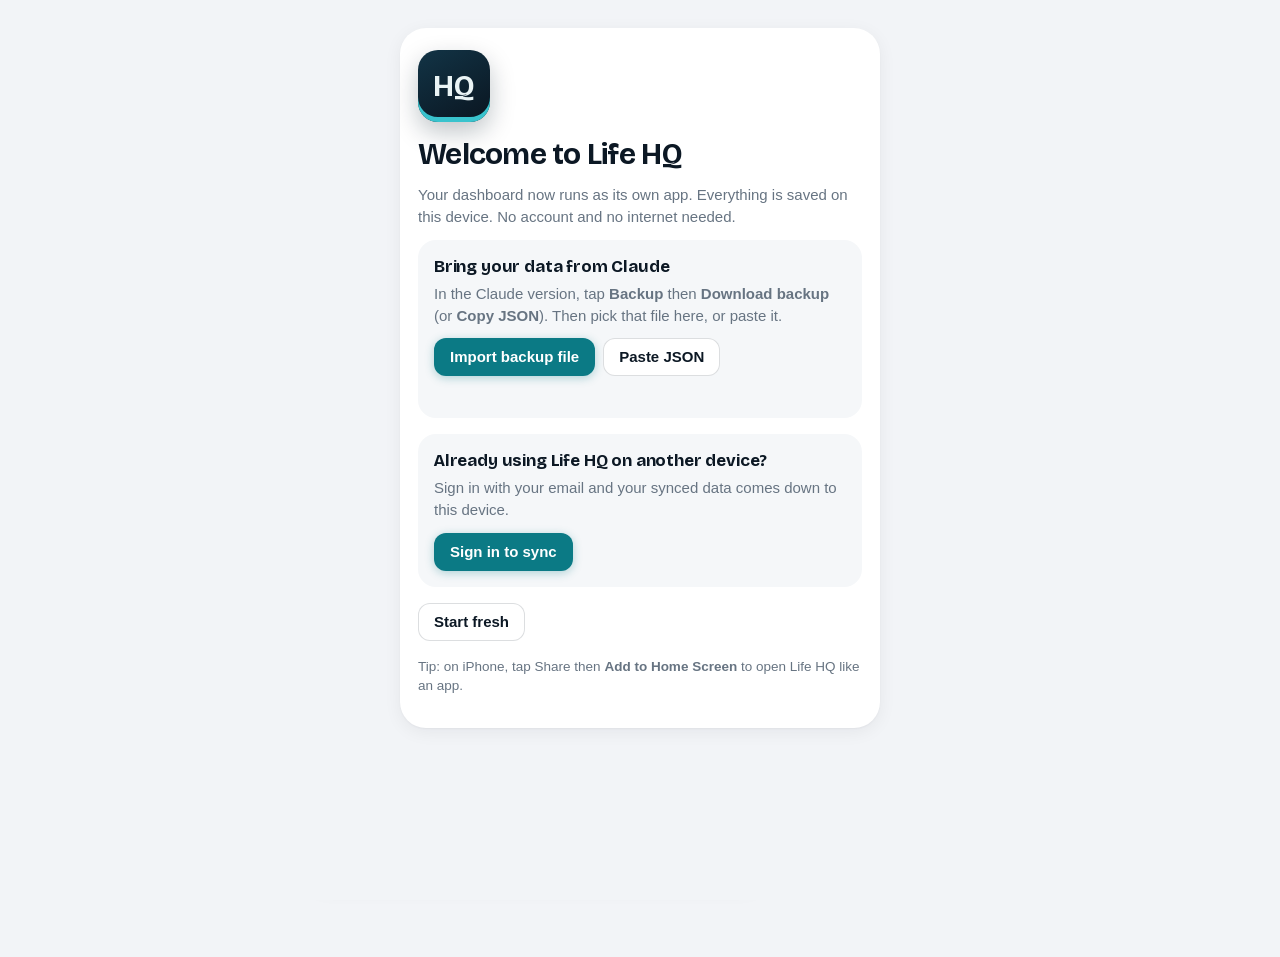
<file: index.html>
<!doctype html>
<html lang="en">
<head>
<meta charset="utf-8">
<meta name="viewport" content="width=device-width,initial-scale=1,viewport-fit=cover">
<title>Life HQ</title>
<meta name="description" content="Sean's Life HQ: tint jobs, invoices, money, goals, tasks, training and people, on your phone.">
<link rel="manifest" href="manifest.webmanifest">
<meta name="theme-color" content="#F2F4F7" media="(prefers-color-scheme: light)">
<meta name="theme-color" content="#05080C" media="(prefers-color-scheme: dark)">
<meta name="apple-mobile-web-app-capable" content="yes">
<meta name="mobile-web-app-capable" content="yes">
<meta name="apple-mobile-web-app-title" content="Life HQ">
<meta name="apple-mobile-web-app-status-bar-style" content="default">
<meta name="format-detection" content="telephone=no">
<meta name="color-scheme" content="light dark">
<link rel="apple-touch-icon" href="icons/apple-touch-icon.png">
<link rel="icon" type="image/png" sizes="32x32" href="icons/favicon-32.png">
<link rel="icon" type="image/png" sizes="192x192" href="icons/icon-192.png">
<link rel="preload" href="fonts/BricolageGrotesque-var.woff2" as="font" type="font/woff2" crossorigin>
<link rel="stylesheet" href="fonts/fonts.css">
<link rel="stylesheet" href="app-v2.css?v=3">
<style>[hidden]:not([hidden=until-found i]){display:none!important}</style>
</head>
<body>
<div class="app">
  <aside class="side" aria-label="Sections">
    <div class="brand"><span class="mark" aria-hidden="true">HQ</span><span><b>Life HQ</b><small id="today-label"></small></span></div>
    <nav id="sidenav"></nav>
    <div class="side-foot"><button class="iconbtn" data-backup><svg class="ic" viewBox="0 0 24 24" aria-hidden="true"><path d="M12 3.8v10.6M7.6 10l4.4 4.4 4.4-4.4"/><path d="M4.4 15.6v2.6a2 2 0 0 0 2 2h11.2a2 2 0 0 0 2-2v-2.6"/></svg>Backup &amp; shortcuts</button><button class="syncpill s-off" data-sync data-sync-pill type="button" aria-label="Sync"></button><small>Saved on this device · press ? for shortcuts</small></div>
  </aside>
  <div class="content">
    <header class="topbar" id="topbar">
      <span class="tb-title" id="tb-title" aria-hidden="true"></span>
      <button class="syncpill s-off" data-sync data-sync-pill aria-label="Sync" type="button"></button>
      <button class="iconbtn" data-backup aria-label="Backup and shortcuts" title="Backup"><svg class="ic" viewBox="0 0 24 24" aria-hidden="true"><path d="M12 3.8v10.6M7.6 10l4.4 4.4 4.4-4.4"/><path d="M4.4 15.6v2.6a2 2 0 0 0 2 2h11.2a2 2 0 0 0 2-2v-2.6"/></svg>Backup</button>
    </header>
    <main class="wrap">
      <div id="backup-nudge" role="status" hidden><span></span><button class="btn sm primary" data-backup>Back up now</button></div>
      <div id="status" class="status" role="status"></div>
      <div id="view"></div>
    </main>
  </div>
  <nav class="tabbar" id="tabbar" aria-label="Sections"></nav>
  <button class="fab" id="fab" aria-label="Add" hidden><svg class="ic" viewBox="0 0 24 24" aria-hidden="true"><path d="M12 5v14M5 12h14"/></svg></button>
</div>
<div id="modal-root"></div>
<div id="welcome" hidden></div>
<noscript><p style="padding:20px">Life HQ needs JavaScript turned on.</p></noscript>
<script src="vendor/jspdf.umd.min.js" defer></script>
<script src="store.js?v=3"></script>
<script src="app-v2.js?v=3" defer></script>
<script>
if("serviceWorker" in navigator && location.protocol!=="file:"){
  window.addEventListener("load",()=>{ navigator.serviceWorker.register("./sw.js").then(reg=>{
    // a new version was deployed: take it on the next launch without interrupting you
    reg.addEventListener("updatefound",()=>{ const w=reg.installing; if(w) w.addEventListener("statechange",()=>{ if(w.state==="installed"&&navigator.serviceWorker.controller) w.postMessage("skipWaiting"); }); });
    // home-screen apps rarely navigate, so look for a new version on launch and whenever the app comes back to the front
    const check=()=>reg.update().catch(()=>{});
    check(); document.addEventListener("visibilitychange",()=>{ if(document.visibilityState==="visible") check(); });
  }).catch(e=>console.warn("Offline mode unavailable:",e&&e.message)); });
}
</script>
</body>
</html>
</file>
<file: fonts/fonts.css>
/* Bricolage Grotesque (latin subset), vendored from Google Fonts. SIL Open Font License 1.1.
   Body text uses the device's system font (SF Pro on iPhone). */
@font-face {
  font-family: 'Bricolage Grotesque';
  font-style: normal;
  font-weight: 500;
  font-stretch: 100%;
  font-display: swap;
  src: url(BricolageGrotesque-var.woff2) format('woff2');
  unicode-range: U+0000-00FF, U+0131, U+0152-0153, U+02BB-02BC, U+02C6, U+02DA, U+02DC, U+0304, U+0308, U+0329, U+2000-206F, U+20AC, U+2122, U+2191, U+2193, U+2212, U+2215, U+FEFF, U+FFFD;
}
@font-face {
  font-family: 'Bricolage Grotesque';
  font-style: normal;
  font-weight: 700;
  font-stretch: 100%;
  font-display: swap;
  src: url(BricolageGrotesque-var.woff2) format('woff2');
  unicode-range: U+0000-00FF, U+0131, U+0152-0153, U+02BB-02BC, U+02C6, U+02DA, U+02DC, U+0304, U+0308, U+0329, U+2000-206F, U+20AC, U+2122, U+2191, U+2193, U+2212, U+2215, U+FEFF, U+FFFD;
}
</file>
<file: app-v2.css>
/* ============================================================
   Life HQ v2 · design system
   One brand accent (deep teal, like a ceramic tint film) on navy / soft grey.
   Light and dark follow the phone automatically.
   ============================================================ */
:root{
  --bg:#F2F4F7; --bg2:#E8ECF0; --panel:#FFFFFF; --panel2:#F5F7F9; --seg-on:#FFFFFF;
  --ink:#0C1824; --muted:#677482; --faint:#97A2AD; --line:rgba(12,24,36,.08); --line2:rgba(12,24,36,.14);
  --accent:#0B7A85; --accent-2:#0E5F6A; --accent-ink:#FFFFFF; --accent-soft:rgba(11,122,133,.11);
  --sun:#A86B0C; --sun-soft:rgba(222,150,20,.15); --bad:#D23F3E; --bad-soft:rgba(210,63,62,.11); --good:#178F58; --good-soft:rgba(23,143,88,.12);
  --hero-1:#0D2232; --hero-2:#09141E; --hero-glow:#1C8A94;
  --shadow:0 1px 2px rgba(12,24,36,.04),0 4px 18px rgba(12,24,36,.06);
  --shadow-lg:0 -8px 40px rgba(12,24,36,.18);
  --r:20px; --r-sm:13px; --tabbar-h:58px; --ease:cubic-bezier(.2,.8,.2,1);
  --f-display:"Bricolage Grotesque",-apple-system,BlinkMacSystemFont,"SF Pro Display",system-ui,sans-serif;
  --f-body:-apple-system,BlinkMacSystemFont,"SF Pro Text","Segoe UI",Roboto,Helvetica,Arial,sans-serif;
  --f-mono:var(--f-body);
  color-scheme:light;
}
@media (prefers-color-scheme: dark){:root{
  --bg:#05080C; --bg2:#0C1218; --panel:#10171F; --panel2:#18212B; --seg-on:#26313C;
  --ink:#E9EFF4; --muted:#8D9AA7; --faint:#5E6B77; --line:rgba(255,255,255,.07); --line2:rgba(255,255,255,.13);
  --accent:#39C3CD; --accent-2:#1D96A1; --accent-ink:#03181B; --accent-soft:rgba(57,195,205,.14);
  --sun:#F2B54E; --sun-soft:rgba(242,181,78,.14); --bad:#FF6F6B; --bad-soft:rgba(255,111,107,.14); --good:#41D68E; --good-soft:rgba(65,214,142,.13);
  --hero-1:#0E2A36; --hero-2:#071118; --hero-glow:#1FA3AE;
  --shadow:0 0 0 1px rgba(255,255,255,.045);
  --shadow-lg:0 -8px 40px rgba(0,0,0,.7);
  color-scheme:dark}}

*{box-sizing:border-box}
html{-webkit-text-size-adjust:100%;text-size-adjust:100%;scroll-padding-top:calc(60px + env(safe-area-inset-top,0px))}
body{margin:0;background:var(--bg);color:var(--ink);font:16px/1.45 var(--f-body);-webkit-font-smoothing:antialiased;-moz-osx-font-smoothing:grayscale;-webkit-tap-highlight-color:transparent;overscroll-behavior-y:none;min-height:100vh}
img{max-width:100%}
a{color:var(--accent)}
button{font:inherit;color:inherit}
.ic{width:24px;height:24px;fill:none;stroke:currentColor;stroke-width:1.8;stroke-linecap:round;stroke-linejoin:round;flex:none}

/* ---------- shell ---------- */
.app{min-height:100vh}
.content{min-width:0}
.side{display:none}
.topbar{position:sticky;top:0;z-index:6;display:flex;align-items:center;justify-content:space-between;gap:10px;
  height:calc(46px + env(safe-area-inset-top,0px));padding:env(safe-area-inset-top,0px) max(12px,env(safe-area-inset-right,0px)) 0 max(16px,env(safe-area-inset-left,0px));
  transition:background .25s,box-shadow .25s}
.topbar.solid{background:color-mix(in srgb,var(--bg) 78%,transparent);-webkit-backdrop-filter:saturate(180%) blur(20px);backdrop-filter:saturate(180%) blur(20px);box-shadow:0 .5px 0 var(--line2)}
.tb-title{font:600 17px var(--f-body);letter-spacing:-.01em;opacity:0;transform:translateY(5px);transition:opacity .2s,transform .2s var(--ease);white-space:nowrap;overflow:hidden;text-overflow:ellipsis}
.topbar.solid .tb-title{opacity:1;transform:none}
.iconbtn{display:inline-flex;align-items:center;justify-content:center;gap:6px;height:36px;min-width:36px;padding:0 10px;border-radius:999px;border:0;background:var(--panel);box-shadow:var(--shadow);color:var(--accent);font:600 14px var(--f-body);cursor:pointer}
.iconbtn .ic{width:19px;height:19px;stroke-width:2.1}
.iconbtn.nudge,[data-backup].nudge{background:var(--sun-soft);color:var(--sun);box-shadow:inset 0 0 0 1px color-mix(in srgb,var(--sun) 40%,transparent)}
main.wrap{max-width:1120px;margin:0 auto;padding:4px max(16px,env(safe-area-inset-right,0px)) calc(var(--tabbar-h) + 104px + env(safe-area-inset-bottom,0px)) max(16px,env(safe-area-inset-left,0px))}
#view.enter{animation:enter .32s var(--ease)}
.status{font-size:14px;color:var(--muted);padding:6px 0}
.status.err{color:var(--bad)}
.status:empty{display:none}

/* bottom tab bar */
.tabbar{position:fixed;left:0;right:0;bottom:0;z-index:8;display:grid;grid-template-columns:repeat(5,minmax(0,1fr));
  padding:6px max(6px,env(safe-area-inset-right,0px)) calc(4px + env(safe-area-inset-bottom,0px)) max(6px,env(safe-area-inset-left,0px));
  background:color-mix(in srgb,var(--panel) 80%,transparent);-webkit-backdrop-filter:saturate(180%) blur(22px);backdrop-filter:saturate(180%) blur(22px);box-shadow:0 -.5px 0 var(--line2)}
.tabbar a{position:relative;display:flex;flex-direction:column;align-items:center;gap:2px;padding:3px 0 2px;color:var(--faint);text-decoration:none;font:600 10.5px/1.2 var(--f-body);letter-spacing:.01em;border-radius:12px;transition:color .15s,transform .15s var(--ease)}
.tabbar a .ic{width:27px;height:27px;stroke-width:1.7}
.tabbar a[aria-current="page"]{color:var(--accent)}
.tabbar a[aria-current="page"] .ic{stroke-width:2.15}
.tabbar a:active{transform:scale(.9)}
.tabbar .badge{position:absolute;top:0;left:calc(50% + 7px);height:17px;min-width:17px;font-size:11px;line-height:17px;padding:0 5px;box-shadow:0 0 0 2px var(--panel)}

/* floating add button */
.fab{position:fixed;z-index:7;right:max(18px,env(safe-area-inset-right,0px));bottom:calc(var(--tabbar-h) + 18px + env(safe-area-inset-bottom,0px));width:58px;height:58px;border-radius:50%;border:0;cursor:pointer;
  background:linear-gradient(145deg,var(--accent),var(--accent-2));color:var(--accent-ink);box-shadow:0 8px 22px color-mix(in srgb,var(--accent) 45%,transparent),0 2px 6px rgba(0,0,0,.18);
  display:flex;align-items:center;justify-content:center;transition:transform .18s var(--ease),opacity .2s}
.fab .ic{width:28px;height:28px;stroke-width:2.4}
.fab:active{transform:scale(.9)}
.fab[hidden]{display:none}

/* desktop: sidebar */
@media (min-width:900px){
  .app{display:grid;grid-template-columns:264px minmax(0,1fr)}
  .side{display:flex;flex-direction:column;gap:4px;position:sticky;top:0;height:100vh;overflow:auto;padding:24px 14px 18px;background:var(--bg2);border-right:1px solid var(--line)}
  .tabbar,.fab,.topbar{display:none!important}
  main.wrap{padding:34px 44px 70px}
}
.brand{display:flex;align-items:center;gap:11px;padding:2px 10px 18px}
.mark{width:38px;height:38px;border-radius:11px;flex:none;background:linear-gradient(150deg,#123446,#0A1520);color:#EAF4F5;display:flex;align-items:center;justify-content:center;font:700 16px/1 var(--f-display);letter-spacing:-.03em;box-shadow:inset 0 -3px 0 #39C3CD}
.brand b{display:block;font:700 18px/1.1 var(--f-display);letter-spacing:-.01em}
.brand small{display:block;color:var(--muted);font-size:12.5px;margin-top:2px}
.sgrp{font:600 11.5px var(--f-body);text-transform:uppercase;letter-spacing:.07em;color:var(--faint);padding:14px 12px 4px}
.side a.si{display:flex;align-items:center;gap:11px;padding:8px 12px;border-radius:11px;color:var(--ink);text-decoration:none;font-weight:500;font-size:15px}
.side a.si .ic{width:20px;height:20px;color:var(--muted)}
.side a.si:hover{background:color-mix(in srgb,var(--ink) 5%,transparent)}
.side a.si[aria-current="page"]{background:var(--panel);box-shadow:var(--shadow);font-weight:600}
.side a.si[aria-current="page"] .ic{color:var(--accent)}
.side a.si .badge{margin-left:auto}
.side-foot{margin-top:auto;padding:14px 4px 0;display:flex;flex-direction:column;gap:8px}
.side-foot .iconbtn{justify-content:flex-start;height:40px;padding:0 14px;border-radius:12px;color:var(--ink)}
.side-foot small{color:var(--faint);font-size:12px;padding:0 10px}
.badge{display:inline-block;min-width:20px;height:20px;padding:0 6px;border-radius:10px;background:var(--accent);color:var(--accent-ink);font:700 12px/20px var(--f-body);text-align:center;font-variant-numeric:tabular-nums}
.badge.bad{background:var(--bad);color:#fff}
.badge.soft{background:var(--accent-soft);color:var(--accent)}

/* ---------- typography ---------- */
.sec-head{display:flex;align-items:flex-end;justify-content:space-between;gap:10px 12px;margin:2px 0 16px;flex-wrap:wrap}
.sec-head > div{display:flex;gap:8px;align-items:center;flex-wrap:wrap}
h2{font:700 34px/1.08 var(--f-display);letter-spacing:-.025em;margin:0;text-wrap:balance}
.sec-head:not(:first-child){margin-top:26px}
.sec-head:not(:first-child) h2{font-size:23px}
h3{font:600 13px/1.3 var(--f-body);text-transform:uppercase;letter-spacing:.05em;color:var(--muted);margin:18px 4px 8px}
.panel > h3,.tile-h h3,section.panel h3{font:700 17px/1.25 var(--f-display);text-transform:none;letter-spacing:-.01em;color:var(--ink);margin:0 0 8px}
.num{font-variant-numeric:tabular-nums}
.date{font:600 13px var(--f-body);color:var(--muted)}
@media (max-width:899px){ .sec-head .btn{display:none} }

/* ---------- buttons ---------- */
.btn{font:600 15px/1.2 var(--f-body);border:0;background:var(--panel);color:var(--ink);border-radius:12px;padding:10px 16px;cursor:pointer;box-shadow:inset 0 0 0 1px var(--line2);transition:transform .14s var(--ease),background .15s,opacity .15s;touch-action:manipulation}
.btn:hover{background:var(--panel2)}
.btn:active{transform:scale(.96)}
.btn:disabled{opacity:.55}
.btn.primary{background:var(--accent);color:var(--accent-ink);box-shadow:0 2px 10px color-mix(in srgb,var(--accent) 30%,transparent)}
.btn.primary:hover{background:var(--accent-2);color:#fff}
.btn.danger{color:var(--bad);background:var(--bad-soft);box-shadow:none}
.btn.sm{font-size:13.5px;padding:6px 12px;border-radius:999px}
.btn:focus-visible,a:focus-visible,input:focus-visible,select:focus-visible,textarea:focus-visible,.row:focus-visible,.card:focus-visible,[tabindex]:focus-visible{outline:2.5px solid var(--accent);outline-offset:2px}

/* ---------- surfaces ---------- */
.grid{display:grid;grid-template-columns:repeat(auto-fit,minmax(min(100%,320px),1fr));gap:14px}
.panel{background:var(--panel);border-radius:var(--r);padding:16px;min-width:0;box-shadow:var(--shadow);border:0}
details.panel summary{list-style:none} details.panel summary::-webkit-details-marker{display:none}
.list{display:flex;flex-direction:column;background:var(--panel);border-radius:var(--r);overflow:hidden;box-shadow:var(--shadow);position:relative}
.row{position:relative;display:grid;grid-template-columns:minmax(0,1fr) auto;gap:3px 12px;padding:13px 16px;cursor:pointer;align-items:center;background:var(--panel);transition:background .15s,transform .2s var(--ease);touch-action:pan-y}
.row + .row{box-shadow:inset 0 .5px 0 var(--line2)}
.row:active{background:var(--panel2)}
@media (hover:hover){.row:hover{background:var(--panel2)}}
.row .t{font-weight:600;min-width:0;overflow-wrap:anywhere}
.row .s{grid-column:1/-1;color:var(--muted);font-size:13.5px;min-width:0;overflow-wrap:anywhere}
.row .r{display:flex;gap:6px;align-items:center;justify-content:flex-end;flex-wrap:wrap}
.row.od{box-shadow:inset 3px 0 0 var(--bad)}
.row + .row.od{box-shadow:inset 3px 0 0 var(--bad),inset 0 .5px 0 var(--line2)}
.mini{overflow:hidden;margin:0 -16px -6px}
.mini .row{padding:11px 16px;background:transparent}
.mini .row:active{background:var(--panel2)}
.mini .row.od{box-shadow:inset 3px 0 0 var(--bad)}
@media (max-width:520px){ .row .r{justify-content:flex-start;grid-column:1/-1} }
/* swipe right to act */
.row.swiping{transition:none;z-index:1}
.row::before{content:attr(data-swipe);position:absolute;right:100%;top:0;bottom:0;width:240px;display:flex;align-items:center;justify-content:flex-end;padding-right:18px;background:var(--line2);color:#fff;font:700 14px var(--f-body);opacity:0;transition:background .15s}
.row.swiping::before{opacity:1}
.row.armed::before{background:var(--good)}

.chip{display:inline-flex;align-items:center;gap:4px;font:600 12px/1.25 var(--f-body);letter-spacing:.005em;padding:3px 9px;border-radius:999px;background:color-mix(in srgb,var(--ink) 7%,transparent);color:var(--muted);white-space:nowrap}
.chip.a{background:var(--accent-soft);color:var(--accent)}
.chip.w{background:var(--sun-soft);color:var(--sun)}
.chip.b{background:var(--bad-soft);color:var(--bad)}
.chip.g{background:var(--good-soft);color:var(--good)}
.empty{padding:30px 20px 28px;color:var(--muted);font-size:14.5px;text-align:center}
.empty::before{content:"";display:block;width:46px;height:46px;margin:0 auto 12px;border-radius:15px;background:var(--accent-soft) no-repeat center/24px;
  background-image:url("data:image/svg+xml,%3Csvg xmlns='http://www.w3.org/2000/svg' viewBox='0 0 24 24' fill='none' stroke='%230B7A85' stroke-width='1.9' stroke-linecap='round' stroke-linejoin='round'%3E%3Cpath d='M12 3v3M12 18v3M3 12h3M18 12h3M5.6 5.6l2.1 2.1M16.3 16.3l2.1 2.1M5.6 18.4l2.1-2.1M16.3 7.7l2.1-2.1'/%3E%3C/svg%3E")}
.mini .empty{padding:16px 16px 18px}
.mini .empty::before{display:none}
.empty b{display:block;color:var(--ink);font:700 17px/1.3 var(--f-display);margin-bottom:4px}

.stats{display:grid;grid-template-columns:repeat(2,minmax(0,1fr));gap:12px;margin-bottom:16px}
@media (min-width:700px){.stats{grid-template-columns:repeat(auto-fit,minmax(170px,1fr))}}
.stat{background:var(--panel);border-radius:18px;padding:14px 15px;box-shadow:var(--shadow);min-width:0}
.stat .k{font:600 12.5px var(--f-body);color:var(--muted)}
.stat .v{font:700 26px/1.15 var(--f-display);letter-spacing:-.015em;font-variant-numeric:tabular-nums;margin-top:3px;overflow-wrap:anywhere}
.stat .ss{font:500 12.5px var(--f-body);color:var(--muted);margin-top:2px}

/* segmented control + chip filters */
.seg{display:flex;gap:2px;padding:3px;border-radius:12px;background:color-mix(in srgb,var(--ink) 7%,transparent);margin:0 0 14px}
.seg a,.seg button{flex:1 1 0;min-width:0;text-align:center;border:0;background:transparent;color:var(--ink);font:600 14px/1.2 var(--f-body);padding:8px 6px;border-radius:9px;text-decoration:none;cursor:pointer;white-space:nowrap;overflow:hidden;text-overflow:ellipsis;transition:background .2s,box-shadow .2s}
.seg [aria-current="page"],.seg [aria-pressed="true"]{background:var(--seg-on);box-shadow:0 1px 4px rgba(0,0,0,.12),0 0 0 .5px var(--line)}
.seg.sm{max-width:320px}
.filters{display:flex;gap:8px;overflow-x:auto;flex-wrap:nowrap;scrollbar-width:none;margin:0 -16px 14px;padding:2px 16px 4px;scroll-padding:16px}
.filters::-webkit-scrollbar{display:none}
.filters button{flex:none;font:600 14px var(--f-body);border:0;background:var(--panel);box-shadow:var(--shadow);color:var(--ink);border-radius:999px;padding:8px 15px;cursor:pointer;transition:background .15s,color .15s,transform .14s}
.filters button:active{transform:scale(.95)}
.filters button[aria-pressed="true"]{background:var(--ink);color:var(--bg)}

/* week grids (plan + training): swipeable day columns on phones */
.week{display:grid;grid-template-columns:repeat(7,minmax(0,1fr));gap:10px}
.day{background:var(--panel);border-radius:16px;padding:10px;min-height:130px;min-width:0;display:flex;flex-direction:column;gap:6px;box-shadow:var(--shadow)}
.day.today{box-shadow:0 0 0 2px var(--accent),var(--shadow)}
.day .dn{font:700 12.5px var(--f-body);text-transform:uppercase;letter-spacing:.05em;color:var(--muted);display:flex;justify-content:space-between}
.day.today .dn{color:var(--accent)}
.wk{font-size:13.5px;border-radius:11px;padding:7px 9px;background:var(--panel2);cursor:pointer;overflow-wrap:anywhere;transition:transform .14s}
.wk:active{transform:scale(.97)}
.wk .wt{font-weight:600}
.wk .wm{color:var(--muted);font-size:12.5px}
.wk.done{background:var(--good-soft)}
.wk.done .wt{text-decoration:line-through;text-decoration-color:var(--good)}
.wk.now{background:var(--accent-soft);box-shadow:inset 0 0 0 1.5px var(--accent)}
.wk.missed{box-shadow:inset 3px 0 0 var(--bad)}
.wk.missed .wm{color:var(--bad)}
@media (max-width:760px){
  .week{grid-template-columns:none;grid-auto-flow:column;grid-auto-columns:78%;overflow-x:auto;scroll-snap-type:x mandatory;margin:0 -16px;padding:2px 16px 10px;scroll-padding:0 16px;scrollbar-width:none}
  .week::-webkit-scrollbar{display:none}
  .day{scroll-snap-align:start;min-height:180px}
}
.adot{display:inline-block;width:8px;height:8px;border-radius:50%;margin-right:8px;vertical-align:1px;flex:none}
.tl{list-style:none;margin:0;padding:0 0 0 16px;border-left:2px solid var(--line2);display:flex;flex-direction:column;gap:12px}
.tl li{position:relative;display:grid;grid-template-columns:auto 1fr;gap:2px 10px;font-size:14.5px}
.tl li::before{content:"";position:absolute;left:-23px;top:4px;width:12px;height:12px;border-radius:50%;background:var(--faint);border:2.5px solid var(--panel)}
.tl li.g::before{background:var(--good)} .tl li.b::before{background:var(--bad)}
.tl .tlt{font-size:12.5px;color:var(--muted);white-space:nowrap;padding-top:1px} .tl .tll{font-weight:600;min-width:0;overflow-wrap:anywhere}
.tl .tls{grid-column:2;color:var(--muted);font-size:13.5px;overflow-wrap:anywhere}
@media (max-width:460px){.tl li{grid-template-columns:1fr}.tl .tls{grid-column:1}}
.fline,.iline{border:0!important;border-radius:14px!important;padding:10px!important;display:flex;flex-direction:column;gap:7px;background:var(--panel2)}
.check{display:inline-flex;align-items:center;justify-content:center;width:26px;height:26px;border-radius:50%;border:2px solid var(--line2);background:transparent;cursor:pointer;color:#fff;font:800 13px var(--f-body);flex:none;padding:0;transition:transform .15s var(--ease),background .15s,border-color .15s}
.check:active{transform:scale(.82)}
.check.on{border-color:var(--good);background:var(--good);animation:pop .3s var(--ease)}
.bar{height:8px;border-radius:4px;background:color-mix(in srgb,var(--ink) 8%,transparent);overflow:hidden;margin-top:6px}
.bar i{display:block;height:100%;background:var(--accent);border-radius:4px;transition:width .4s var(--ease)}
.bar i.over{background:var(--bad)}
.brow{padding:11px 0;cursor:pointer}
.brow + .brow{box-shadow:inset 0 .5px 0 var(--line2)}
.brow .l{display:flex;justify-content:space-between;gap:8px;font-size:15px;flex-wrap:wrap;align-items:center}
.cards{display:grid;grid-template-columns:repeat(auto-fill,minmax(min(100%,250px),1fr));gap:14px}
.card{background:var(--panel);border-radius:var(--r);overflow:hidden;cursor:pointer;display:flex;flex-direction:column;min-width:0;box-shadow:var(--shadow);transition:transform .16s var(--ease)}
.card:active{transform:scale(.98)}
.card .img{aspect-ratio:4/3;max-width:100%;background:var(--panel2);display:flex;align-items:center;justify-content:center;color:var(--muted);font:500 13px var(--f-body)}
.card .img img{width:100%;height:100%;object-fit:cover}
.card .body{padding:13px 14px;display:flex;flex-direction:column;gap:5px}
.cols{display:grid;grid-template-columns:repeat(4,minmax(0,1fr));gap:12px}
@media (max-width:860px){.cols{grid-template-columns:none;grid-auto-flow:column;grid-auto-columns:80%;overflow-x:auto;scroll-snap-type:x mandatory;margin:0 -16px;padding:2px 16px 10px;scrollbar-width:none}.cols::-webkit-scrollbar{display:none}.col{scroll-snap-align:start}}
.col{background:color-mix(in srgb,var(--ink) 4%,transparent);border-radius:var(--r);padding:12px;min-width:0}
.col h3{margin:2px 2px 4px}
.col .card{border-radius:14px;margin-top:8px}
.score{font:600 12.5px var(--f-body);color:var(--sun);letter-spacing:.05em}
.thumb{max-width:100%;border-radius:12px;margin-top:6px;max-height:200px;object-fit:cover}
.vlt{display:inline-flex;align-items:center;gap:6px}
.vlt i{width:14px;height:14px;border-radius:4px;box-shadow:inset 0 0 0 1px var(--line2);display:inline-block}

/* ---------- sheets (modals) ---------- */
.ov{position:fixed;inset:0;background:rgba(3,9,14,.45);z-index:20;display:flex;align-items:flex-end;justify-content:center;animation:fade .22s ease}
.sheet{position:relative;background:var(--panel);width:100%;max-width:560px;max-height:calc(100vh - 36px - env(safe-area-inset-top,0px));overflow:auto;overscroll-behavior:contain;border-radius:24px 24px 0 0;
  padding:26px max(18px,env(safe-area-inset-right,0px)) calc(20px + env(safe-area-inset-bottom,0px)) max(18px,env(safe-area-inset-left,0px));box-shadow:var(--shadow-lg);animation:up .36s var(--ease)}
.sheet::before{content:"";position:absolute;top:8px;left:50%;width:38px;height:5px;margin-left:-19px;border-radius:3px;background:var(--line2)}
.sheet.dragging{transition:none;animation:none}
.sheet h2{font-size:24px;margin-bottom:14px}
@media (min-width:640px){.ov{align-items:center;padding:24px}.sheet{border-radius:24px;max-height:90vh;animation:pop-in .26s var(--ease)}.sheet::before{display:none}.sheet{padding-top:22px}}
@media (prefers-color-scheme: dark){.sheet{background:var(--panel)}}
.f{display:flex;flex-direction:column;gap:5px;margin-bottom:13px}
.f label{font:600 13px var(--f-body);color:var(--muted);text-transform:none;letter-spacing:0}
.f input,.f select,.f textarea,.qa input,#w-text{font:16px/1.3 var(--f-body);color:var(--ink);background:var(--panel2);border:1px solid var(--line);border-radius:12px;padding:11px 12px;width:100%;min-width:0;-webkit-appearance:none;appearance:none}
.f select{background-image:url("data:image/svg+xml,%3Csvg xmlns='http://www.w3.org/2000/svg' viewBox='0 0 24 24' fill='none' stroke='%23889' stroke-width='2' stroke-linecap='round'%3E%3Cpath d='m7 10 5 5 5-5'/%3E%3C/svg%3E");background-repeat:no-repeat;background-position:right 10px center;background-size:18px;padding-right:34px}
.f input[type=file]{padding:9px}
.f textarea{min-height:88px;resize:vertical}
.f input:focus,.f select:focus,.f textarea:focus,.qa input:focus{border-color:var(--accent);outline:none;box-shadow:0 0 0 3px var(--accent-soft)}
.frow{display:grid;grid-template-columns:1fr 1fr;gap:10px}
@media (max-width:420px){.frow{grid-template-columns:1fr}}
.acts{display:flex;gap:8px;justify-content:space-between;align-items:center;margin-top:8px;flex-wrap:wrap}
.acts .rt{display:flex;gap:8px;flex-wrap:wrap}
.ferr{color:var(--bad);font-size:14px;min-height:1em}
/* action sheet (FAB) */
.sheet.actsheet{background:transparent;box-shadow:none;padding:0 10px calc(10px + env(safe-area-inset-bottom,0px));max-width:440px;overflow:visible}
.sheet.actsheet::before{display:none}
.as-list{background:var(--panel);border-radius:16px;overflow:hidden;margin-bottom:8px;box-shadow:var(--shadow-lg)}
.as-item{display:block;width:100%;border:0;background:var(--panel);color:var(--accent);font:500 18px var(--f-body);padding:15px 16px;cursor:pointer;text-align:center}
.as-item + .as-item{box-shadow:inset 0 .5px 0 var(--line2)}
.as-item:active{background:var(--panel2)}
.as-cancel{border-radius:16px;font-weight:700;box-shadow:var(--shadow-lg)}
.as-title{font:600 13px var(--f-body);color:var(--muted);text-align:center;padding:12px;background:var(--panel)}

/* ---------- Today ---------- */
.greet{margin:2px 0 16px}
.greet .gd{font:600 13px var(--f-body);text-transform:uppercase;letter-spacing:.07em;color:var(--muted)}
.greet h2{margin-top:2px}
.hero{position:relative;overflow:hidden;border-radius:26px;padding:20px;color:#E8F5F6;text-decoration:none;display:block;
  background:radial-gradient(110% 120% at 105% -10%,color-mix(in srgb,var(--hero-glow) 75%,transparent) 0%,transparent 55%),linear-gradient(165deg,var(--hero-1) 0%,var(--hero-2) 100%);
  box-shadow:0 14px 34px rgba(8,28,40,.28),inset 0 0 0 1px rgba(255,255,255,.06)}
.hero::after{content:"";position:absolute;top:-60%;right:-30%;width:70%;height:220%;background:linear-gradient(105deg,transparent 35%,rgba(255,255,255,.075) 48%,rgba(255,255,255,.02) 56%,transparent 66%);transform:rotate(14deg);pointer-events:none}
.hero .hk{font:600 13.5px var(--f-body);color:rgba(232,245,246,.72);display:flex;align-items:center;gap:8px}
.hero .hv{font:700 50px/1.02 var(--f-display);letter-spacing:-.03em;margin:6px 0 4px;font-variant-numeric:tabular-nums}
.hero .hs{font-size:14px;color:rgba(232,245,246,.75)}
.hero .hrow{display:grid;grid-template-columns:1fr 1fr;gap:10px;margin-top:18px}
.hero .hcell{background:rgba(255,255,255,.075);border-radius:16px;padding:11px 13px;box-shadow:inset 0 0 0 1px rgba(255,255,255,.06);min-width:0}
.hero .hcell b{display:block;font:700 22px/1.15 var(--f-display);letter-spacing:-.01em;margin-top:2px;font-variant-numeric:tabular-nums;color:#fff}
.hero .hcell small{font-size:12.5px;color:rgba(232,245,246,.65)}
.hero .hpill{display:inline-flex;align-items:center;gap:6px;font:700 12px var(--f-body);padding:4px 10px;border-radius:999px;background:rgba(255,111,107,.2);color:#FFB4B1}
.hero .hpill.ok{background:rgba(65,214,142,.18);color:#9AF0C5}
.tgrid{display:grid;gap:14px;margin-top:14px}
@media (min-width:900px){.tgrid.top{grid-template-columns:1.25fr 1fr;align-items:stretch}.tcols{columns:2 340px;column-gap:16px}.tcols > *{break-inside:avoid;margin-bottom:16px}}
@media (max-width:899px){.tcols{display:grid;gap:14px}}
.tcols{margin-top:14px}
.tile{background:var(--panel);border-radius:var(--r);padding:15px 16px 10px;box-shadow:var(--shadow);min-width:0;display:block}
.tile-h{display:flex;align-items:center;justify-content:space-between;gap:10px;margin-bottom:6px}
.tile-h h3{display:flex;align-items:center;gap:8px;margin:0}
.tile-h a,.tile-h .lnk{font:600 14.5px var(--f-body);color:var(--accent);text-decoration:none;white-space:nowrap}
.tic{width:28px;height:28px;border-radius:9px;display:inline-grid;place-items:center;color:#fff;flex:none}
.tic .ic{width:17px;height:17px;stroke-width:2.2}
.nowcard{background:var(--panel);border-radius:var(--r);padding:16px;box-shadow:var(--shadow);display:flex;flex-direction:column;gap:6px;min-width:0}
.nowcard .nk{display:flex;align-items:center;gap:8px;font:700 12.5px var(--f-body);text-transform:uppercase;letter-spacing:.07em;color:var(--accent)}
.live{width:8px;height:8px;border-radius:50%;background:var(--accent);box-shadow:0 0 0 0 var(--accent);animation:live 2s infinite}
.nowcard .nt{font:700 22px/1.2 var(--f-display);letter-spacing:-.015em;cursor:pointer}
.nowcard .nm{font-size:14px;color:var(--muted)}
.nowcard details summary{cursor:pointer;color:var(--accent);font:600 14px var(--f-body);list-style:none;margin-top:4px}
.nowcard details summary::-webkit-details-marker{display:none}
.wdots{display:grid;grid-template-columns:repeat(7,1fr);gap:6px;margin:6px 0 8px}
.wdots span{display:flex;flex-direction:column;align-items:center;gap:4px;font:600 11.5px var(--f-body);color:var(--muted)}
.wdots i{display:block;width:100%;height:30px;border-radius:10px;background:color-mix(in srgb,var(--ink) 6%,transparent)}
.wdots i.done{background:var(--good)}
.wdots i.missed{background:var(--bad-soft);box-shadow:inset 0 0 0 1.5px color-mix(in srgb,var(--bad) 60%,transparent)}
.wdots i.plan{box-shadow:inset 0 0 0 1.5px var(--line2);background:transparent}
.wdots span.td{color:var(--accent)}
.wdots span.td i{outline:2px solid var(--accent);outline-offset:2px}

/* quick add */
.qa{display:grid;grid-template-columns:minmax(0,1fr) auto;gap:6px 8px;margin-bottom:12px}
.qa input{border-radius:13px;background:var(--panel2)}
.qa .btn{border-radius:13px}
.qa-hint{grid-column:1/-1;font-size:12.5px;color:var(--muted);padding:0 4px}
.list + .qa,.sec-head + .qa{margin-top:0}

/* More */
.mlist{background:var(--panel);border-radius:var(--r);overflow:hidden;box-shadow:var(--shadow);margin-bottom:8px}
.mrow{display:flex;align-items:center;gap:13px;width:100%;padding:11px 14px;color:inherit;text-decoration:none;background:var(--panel);border:0;font:inherit;text-align:left;cursor:pointer;transition:background .15s}
.mrow + .mrow{box-shadow:inset 59px .5px 0 var(--panel),inset 0 .5px 0 var(--line2)}
.mrow:active{background:var(--panel2)}
@media (hover:hover){.mrow:hover{background:var(--panel2)}}
.mic{width:32px;height:32px;border-radius:9px;display:grid;place-items:center;color:#fff;flex:none}
.mic .ic{width:19px;height:19px;stroke-width:2.1}
.ml{flex:1;min-width:0}
.ml b{display:block;font-weight:600;font-size:16px}
.ml small{display:block;color:var(--muted);font-size:13.5px;white-space:nowrap;overflow:hidden;text-overflow:ellipsis}
.chev{width:18px;height:18px;color:var(--faint);stroke-width:2.2}

/* backup reminder + welcome (store.js) */
#backup-nudge{display:flex;gap:10px;align-items:center;justify-content:space-between;flex-wrap:wrap;margin:0 0 14px;padding:12px 14px;background:var(--sun-soft);border-radius:16px;font-size:14.5px;color:var(--ink);box-shadow:inset 0 0 0 1px color-mix(in srgb,var(--sun) 30%,transparent)}
#backup-nudge[hidden]{display:none}
#welcome{position:fixed;inset:0;z-index:30;background:var(--bg);overflow:auto;display:flex;justify-content:center;align-items:flex-start;padding:calc(28px + env(safe-area-inset-top,0px)) max(16px,env(safe-area-inset-right,0px)) calc(24px + env(safe-area-inset-bottom,0px)) max(16px,env(safe-area-inset-left,0px))}
#welcome[hidden]{display:none}
.wsheet{border-radius:26px;max-width:480px;box-shadow:var(--shadow);max-height:none;animation:enter .4s var(--ease)}
.wsheet::before{display:none}
.wlogo{width:72px;height:72px;border-radius:20px;background:linear-gradient(150deg,#123446,#0A1520);color:#EAF4F5;display:flex;align-items:center;justify-content:center;font:700 30px/1 var(--f-display);letter-spacing:-.03em;margin-bottom:16px;box-shadow:inset 0 -5px 0 #39C3CD,0 10px 24px rgba(8,28,40,.25)}
.wsheet h2{font-size:30px}
.wp{font-size:15px;color:var(--muted);margin:0 0 12px}.wp.small{font-size:13.5px;margin-top:16px}
.wcard{border-radius:18px;padding:16px;margin:10px 0 16px;background:var(--panel2)}
.wcard h3{margin:0 0 6px;color:var(--ink);font:700 17px var(--f-display);text-transform:none;letter-spacing:-.01em}
.wrow{display:flex;gap:8px;flex-wrap:wrap}
.wrow label.btn{display:inline-flex;align-items:center}
#w-paste{margin-top:10px;display:flex;flex-direction:column;gap:8px}
#w-text{font-size:14px;min-height:130px}
@media (pointer:coarse){#w-text{font-size:16px}}

/* ---------- motion ---------- */
@keyframes up{from{transform:translateY(100%)}to{transform:none}}
@keyframes pop-in{from{opacity:0;transform:scale(.96) translateY(8px)}to{opacity:1;transform:none}}
@keyframes fade{from{opacity:0}to{opacity:1}}
@keyframes enter{from{opacity:0;transform:translateY(8px)}to{opacity:1;transform:none}}
@keyframes pop{0%{transform:scale(.7)}60%{transform:scale(1.12)}100%{transform:scale(1)}}
@keyframes live{0%{box-shadow:0 0 0 0 color-mix(in srgb,var(--accent) 60%,transparent)}70%{box-shadow:0 0 0 8px transparent}100%{box-shadow:0 0 0 0 transparent}}
@media (prefers-reduced-motion:reduce){*,*::before,*::after{animation:none!important;transition:none!important}}
[hidden]:not([hidden=until-found i]){display:none!important}

/* ---------- cloud sync ---------- */
.syncpill{display:inline-flex;align-items:center;gap:6px;height:36px;padding:0 12px;border-radius:999px;border:0;background:var(--panel);box-shadow:var(--shadow);font:600 13px var(--f-body);color:var(--muted);cursor:pointer;margin-left:auto;white-space:nowrap}
.syncpill .ic{width:18px;height:18px}
.syncpill.s-synced{color:var(--good,#1F9D62)}
.syncpill.s-syncing{color:var(--accent)} .syncpill.s-syncing .ic{animation:spin 1.1s linear infinite}
.syncpill.s-offline{color:var(--warn,#B7791F)}
.syncpill.s-error{color:var(--bad)}
.topbar .syncpill+.iconbtn{margin-left:8px}
.side-foot .syncpill{margin:6px 0 0;justify-content:flex-start;width:100%;height:36px;border-radius:12px;box-shadow:none;background:transparent;padding:0 14px}
@keyframes spin{to{transform:rotate(360deg)}}
@media (prefers-reduced-motion:reduce){.syncpill.s-syncing .ic{animation:none}}
#ssheet .sp{font-size:14px;color:var(--muted);margin:0 0 12px;line-height:1.45}
#ssheet .f{margin-bottom:12px}
#ssheet .mic{flex:none}
</file>
